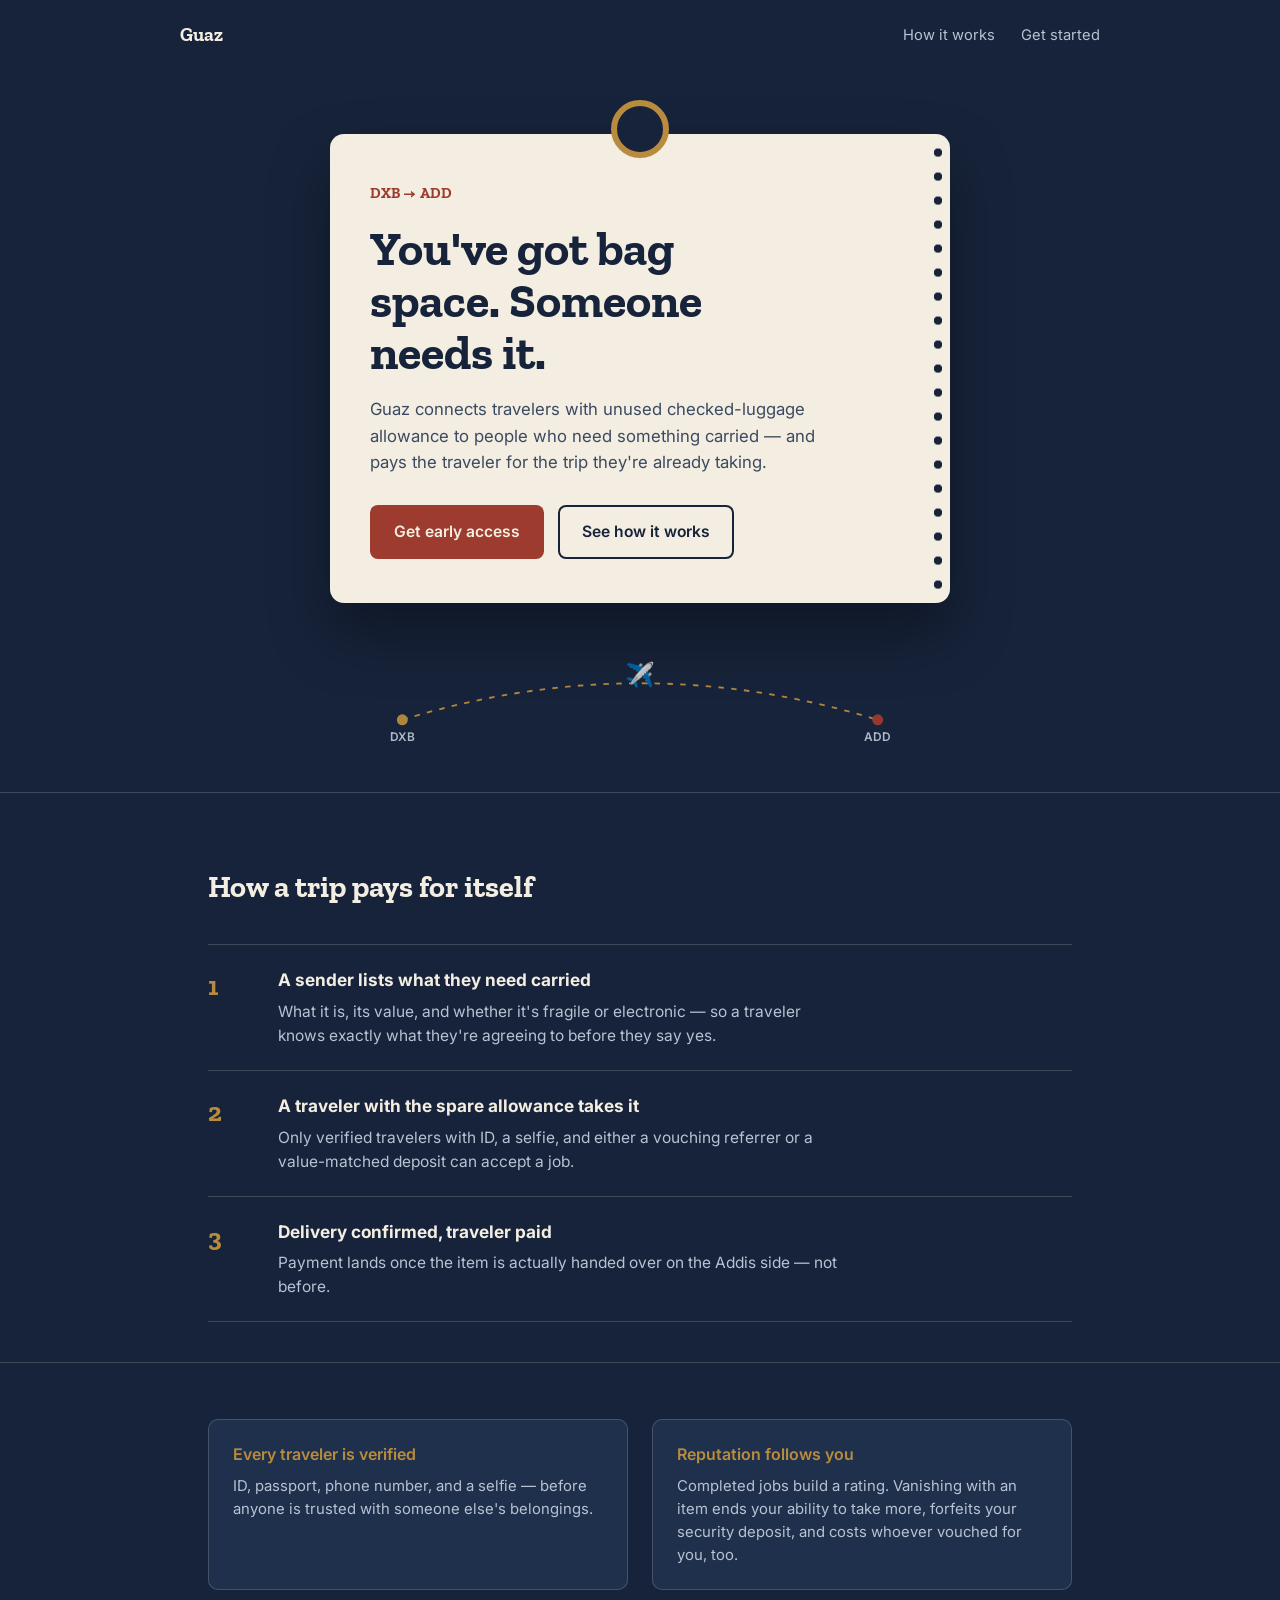
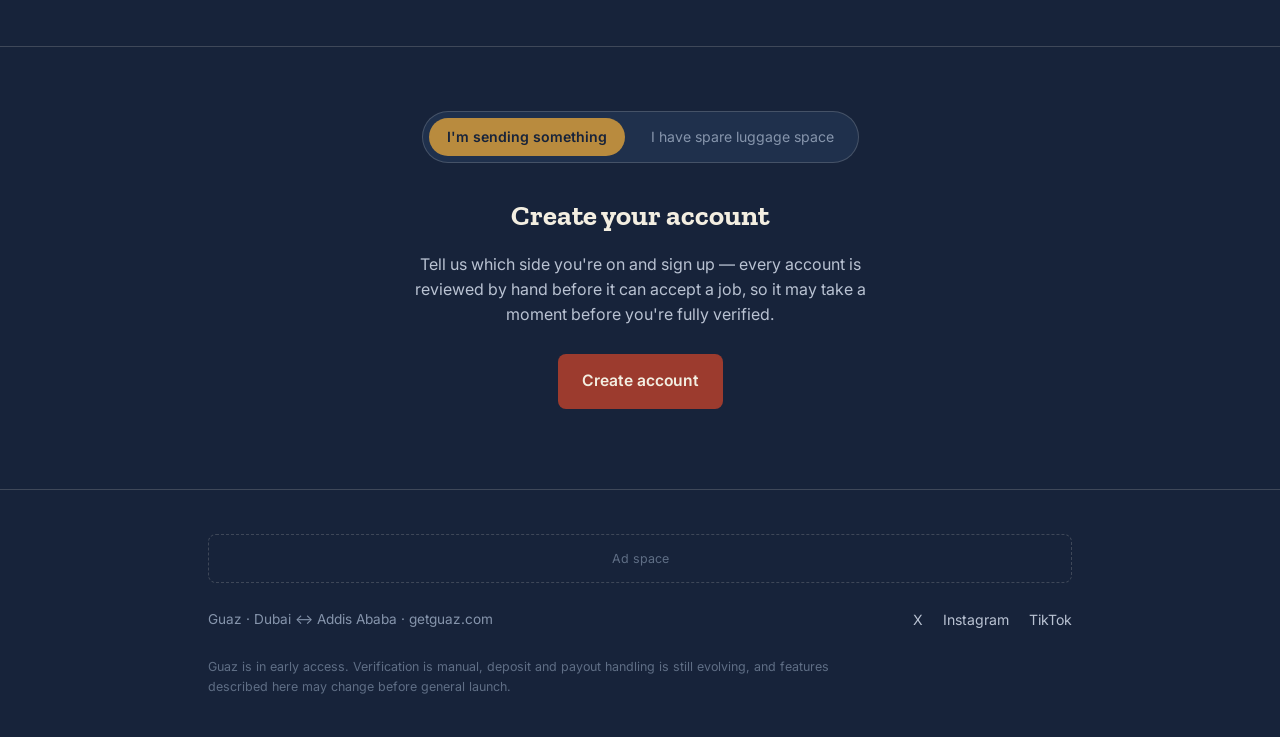
<file: index.html>
<!DOCTYPE html>
<html lang="en">
<head>
<meta charset="UTF-8">
<meta name="viewport" content="width=device-width, initial-scale=1, viewport-fit=cover">
<title>Guaz — carry for someone, get paid for it</title>
<style>
  @import url('https://fonts.googleapis.com/css2?family=Zilla+Slab:wght@500;700&family=Inter:wght@400;500;600&display=swap');

  :root{
    --navy:#17233A;
    --navy-2:#1F304C;
    --cream:#F3EEE1;
    --brass:#B98B3E;
    --red:#9C3B2E;
    --line: rgba(243,238,225,0.18);
  }
  *{box-sizing:border-box; margin:0; padding:0;}
  html{scroll-padding-top: env(safe-area-inset-top,0px);}
  body{
    background: var(--navy);
    color: var(--cream);
    font-family: 'Inter', sans-serif;
    padding-top: env(safe-area-inset-top,0px);
    padding-bottom: env(safe-area-inset-bottom,0px);
    line-height: 1.55;
  }
  h1,h2,.tag-route{ font-family:'Zilla Slab', serif; }
  .wrap{ max-width: 920px; margin:0 auto; padding: 0 28px; }

  /* HERO — luggage tag */
  header.hero{ padding: 64px 0 40px; }
  .tag{
    background: var(--cream);
    color: var(--navy);
    border-radius: 14px;
    position: relative;
    padding: 48px 40px 44px;
    max-width: 620px;
    margin: 0 auto;
    box-shadow: 0 30px 60px rgba(0,0,0,0.35);
  }
  .tag::before{ /* string loop */
    content:"";
    position:absolute;
    top:-34px; left:50%;
    transform: translateX(-50%);
    width:46px; height:46px;
    border: 6px solid var(--brass);
    border-radius:50%;
    background: var(--navy);
  }
  .tag::after{ /* punch hole */
    content:"";
    position:absolute;
    top:-14px; left:50%;
    transform: translateX(-50%);
    width:14px; height:14px;
    border-radius:50%;
    background: var(--navy);
  }
  .perf{
    position:absolute; top:0; bottom:0; right:-1px;
    width:26px;
    background-image: radial-gradient(circle, var(--navy) 4px, transparent 4.5px);
    background-size: 26px 24px;
    background-position: center;
  }
  .tag-route{
    font-size: 15px;
    letter-spacing: 0.04em;
    color: var(--red);
    font-weight: 700;
    margin-bottom: 18px;
  }
  .tag h1{
    font-size: clamp(2.1rem, 5vw, 3rem);
    font-weight: 700;
    line-height: 1.08;
    max-width: 15ch;
  }
  .tag p.sub{
    margin-top: 18px;
    font-size: 1.05rem;
    max-width: 42ch;
    color: #3B4A61;
  }
  .cta-row{
    display:flex; gap:14px; flex-wrap:wrap;
    margin-top: 30px;
  }
  .btn{
    display:inline-block;
    padding: 13px 22px;
    border-radius: 8px;
    font-weight:600;
    font-size: 0.98rem;
    text-decoration:none;
    border: 2px solid transparent;
  }
  .btn-primary{ background: var(--red); color: var(--cream); }
  .btn-secondary{ background:transparent; border-color: var(--navy); color: var(--navy); }
  .hero-note{
    text-align:center;
    max-width: 480px;
    margin: 26px auto 0;
    font-size: 0.92rem;
    color: #B9C2D2;
  }

  /* HOW IT WORKS */
  section.steps{ padding: 70px 0 40px; border-top: 1px solid var(--line); }
  section.steps h2{ font-size: 1.9rem; margin-bottom: 34px; max-width: 20ch; }
  .step-list{ display:flex; flex-direction:column; gap: 0; }
  .step{
    display:grid;
    grid-template-columns: 52px 1fr;
    gap: 18px;
    padding: 22px 0;
    border-top: 1px solid var(--line);
  }
  .step:last-child{ border-bottom: 1px solid var(--line); }
  .step .num{
    font-family:'Zilla Slab', serif;
    font-size: 1.6rem;
    color: var(--brass);
    font-weight:700;
  }
  .step h3{ font-size: 1.08rem; margin-bottom: 6px; }
  .step p{ color:#B9C2D2; font-size: 0.97rem; max-width: 56ch; }

  /* TRUST */
  section.trust{ padding: 56px 0; border-top: 1px solid var(--line); }
  .trust-grid{
    display:grid; grid-template-columns: 1fr 1fr; gap: 24px;
  }
  .trust-card{
    background: var(--navy-2);
    border: 1px solid var(--line);
    border-radius: 10px;
    padding: 22px 24px;
  }
  .trust-card h3{ font-size:1rem; margin-bottom:8px; color: var(--brass); font-family: 'Inter', sans-serif; font-weight:600; }
  .trust-card p{ font-size:0.93rem; color:#B9C2D2; }

  /* WAITLIST */
  section.join{
    padding: 64px 0 80px;
    border-top: 1px solid var(--line);
    text-align:center;
  }
  section.join h2{ font-size:1.8rem; max-width: 22ch; margin: 0 auto 14px; }
  section.join p{ color:#B9C2D2; max-width:48ch; margin:0 auto 28px; }
  .route-toggle{
    display:inline-flex; gap:8px; margin-bottom: 30px;
    background: var(--navy-2);
    padding: 6px; border-radius: 999px;
    border: 1px solid var(--line);
  }
  .route-toggle span{
    padding: 8px 18px; border-radius: 999px; font-size: 0.88rem; color:#8695AC;
    cursor: pointer; user-select: none; transition: background 0.15s, color 0.15s;
  }
  .route-toggle span:hover{ color: var(--cream); }
  .route-toggle span.active{ background: var(--brass); color: var(--navy); font-weight:600; }

  /* FLIGHT PATH */
  .flight-path{ max-width: 640px; margin: 30px auto 0; opacity: 0.95; }
  .flight-path svg{ width: 100%; height: auto; display:block; }

  .site-nav{
    display:flex; align-items:center; justify-content:space-between;
    padding: 20px 0;
  }
  .site-nav .brand{ font-family:'Zilla Slab', serif; font-weight:700; font-size:1.2rem; color: var(--cream); }
  .site-nav a{ color:#B9C2D2; text-decoration:none; font-size:0.92rem; margin-left:22px; }
  .site-nav a:hover{ color: var(--cream); }

  footer.site-footer{
    padding: 44px 0 40px;
    border-top: 1px solid var(--line);
    color:#8695AC;
    font-size: 0.85rem;
  }
  .footer-grid{
    display:flex; justify-content:space-between; flex-wrap:wrap; gap:24px;
    margin-bottom: 26px;
  }
  .footer-social a{ color:#B9C2D2; text-decoration:none; margin-left:16px; font-size:0.88rem; }
  .footer-social a:first-child{ margin-left:0; }
  .footer-social a:hover{ color: var(--cream); }
  .ad-slot{
    border: 1px dashed var(--line);
    border-radius: 8px;
    padding: 14px;
    text-align:center;
    font-size: 0.78rem;
    color:#5F6E85;
    margin-bottom: 26px;
  }
  .footer-disclaimer{
    font-size: 0.78rem;
    color:#5F6E85;
    max-width: 640px;
    line-height:1.6;
  }

  @media (max-width: 620px){
    .trust-grid{ grid-template-columns: 1fr; }
    .tag{ padding: 40px 24px 36px; }
  }
</style>
</head>
<body>

<nav class="site-nav wrap">
  <span class="brand">Guaz</span>
  <div>
    <a href="#how">How it works</a>
    <a href="#join">Get started</a>
  </div>
</nav>

<header class="hero">
  <div class="wrap">
    <div class="tag">
      <div class="perf"></div>
      <div class="tag-route">DXB &rarr; ADD</div>
      <h1>You've got bag space. Someone needs it.</h1>
      <p class="sub">Guaz connects travelers with unused checked-luggage allowance to people who need something carried — and pays the traveler for the trip they're already taking.</p>
      <div class="cta-row">
        <a class="btn btn-primary" href="https://getguaz.com/app/">Get early access</a>
        <a class="btn btn-secondary" href="#how">See how it works</a>
      </div>
    </div>
    <div class="flight-path" aria-hidden="true">
      <svg viewBox="0 0 700 130" xmlns="http://www.w3.org/2000/svg">
        <path d="M90,95 Q350,15 610,95" fill="none" stroke="var(--brass)" stroke-width="2" stroke-dasharray="6 8"/>
        <circle cx="90" cy="95" r="6" fill="var(--brass)"/>
        <circle cx="610" cy="95" r="6" fill="var(--red)"/>
        <text x="90" y="118" text-anchor="middle" font-size="13" fill="#B9C2D2" font-family="Inter, sans-serif" font-weight="600">DXB</text>
        <text x="610" y="118" text-anchor="middle" font-size="13" fill="#B9C2D2" font-family="Inter, sans-serif" font-weight="600">ADD</text>
        <text x="350" y="55" text-anchor="middle" font-size="26">&#9992;&#65039;</text>
      </svg>
    </div>
  </div>
</header>

<section class="steps" id="how">
  <div class="wrap">
    <h2>How a trip pays for itself</h2>
    <div class="step-list">
      <div class="step">
        <div class="num">1</div>
        <div>
          <h3>A sender lists what they need carried</h3>
          <p>What it is, its value, and whether it's fragile or electronic — so a traveler knows exactly what they're agreeing to before they say yes.</p>
        </div>
      </div>
      <div class="step">
        <div class="num">2</div>
        <div>
          <h3>A traveler with the spare allowance takes it</h3>
          <p>Only verified travelers with ID, a selfie, and either a vouching referrer or a value-matched deposit can accept a job.</p>
        </div>
      </div>
      <div class="step">
        <div class="num">3</div>
        <div>
          <h3>Delivery confirmed, traveler paid</h3>
          <p>Payment lands once the item is actually handed over on the Addis side — not before.</p>
        </div>
      </div>
    </div>
  </div>
</section>

<section class="trust">
  <div class="wrap">
    <div class="trust-grid">
      <div class="trust-card">
        <h3>Every traveler is verified</h3>
        <p>ID, passport, phone number, and a selfie — before anyone is trusted with someone else's belongings.</p>
      </div>
      <div class="trust-card">
        <h3>Reputation follows you</h3>
        <p>Completed jobs build a rating. Vanishing with an item ends your ability to take more, forfeits your security deposit, and costs whoever vouched for you, too.</p>
      </div>
    </div>
  </div>
</section>

<section class="join" id="join">
  <div class="wrap">
    <div class="route-toggle" role="group" aria-label="Which side are you on">
      <span class="active" id="opt-sender" role="button" tabindex="0">I'm sending something</span>
      <span id="opt-traveler" role="button" tabindex="0">I have spare luggage space</span>
    </div>
    <h2>Create your account</h2>
    <p>Tell us which side you're on and sign up — every account is reviewed by hand before it can accept a job, so it may take a moment before you're fully verified.</p>
    <a class="btn btn-primary" id="waitlist-cta" href="https://getguaz.com/app/">Create account</a>
  </div>
</section>

<footer class="site-footer">
  <div class="wrap">
    <div class="ad-slot">Ad space</div>
    <div class="footer-grid">
      <span>Guaz &middot; Dubai &harr; Addis Ababa &middot; getguaz.com</span>
      <div class="footer-social">
        <a href="#">X</a>
        <a href="#">Instagram</a>
        <a href="#">TikTok</a>
      </div>
    </div>
    <p class="footer-disclaimer">Guaz is in early access. Verification is manual, deposit and payout handling is still evolving, and features described here may change before general launch.</p>
  </div>
</footer>

<script>
(function(){
  var senderBtn = document.getElementById('opt-sender');
  var travelerBtn = document.getElementById('opt-traveler');
  function setRole(role){
    if(role === 'sender'){
      senderBtn.classList.add('active'); travelerBtn.classList.remove('active');
    } else {
      travelerBtn.classList.add('active'); senderBtn.classList.remove('active');
    }
  }
  senderBtn.addEventListener('click', function(){ setRole('sender'); });
  travelerBtn.addEventListener('click', function(){ setRole('traveler'); });
  [senderBtn, travelerBtn].forEach(function(el, i){
    el.addEventListener('keydown', function(e){
      if(e.key === 'Enter' || e.key === ' '){ e.preventDefault(); setRole(i === 0 ? 'sender' : 'traveler'); }
    });
  });
})();
</script>

</body>
</html>
</file>
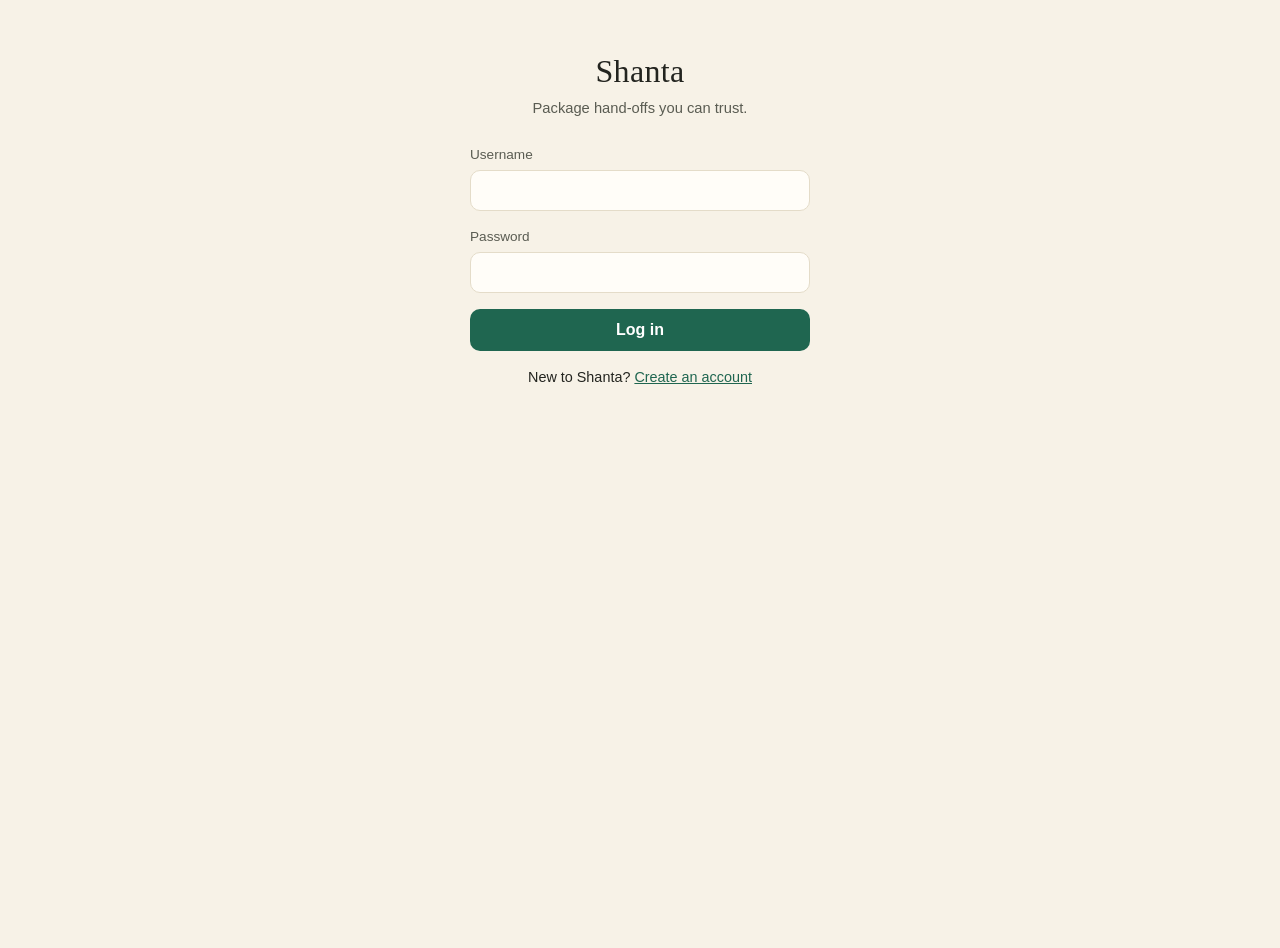
<file: app/index.html>
<!doctype html>
<html lang="en">
  <head>
    <meta charset="UTF-8" />
    <link rel="icon" type="image/png" sizes="32x32" href="./favicon-32x32.png" />
    <link rel="icon" type="image/png" sizes="16x16" href="./favicon-16x16.png" />
    <link rel="apple-touch-icon" href="./apple-touch-icon.png" />
    <meta name="viewport" content="width=device-width, initial-scale=1.0, viewport-fit=cover" />
    <meta name="theme-color" content="#1f6650" />
    <meta name="description" content="Package hand-offs you can trust — UAE to Addis Ababa." />
    <meta name="mobile-web-app-capable" content="yes" />
    <meta name="apple-mobile-web-app-capable" content="yes" />
    <meta name="apple-mobile-web-app-status-bar-style" content="black-translucent" />
    <meta name="apple-mobile-web-app-title" content="Shanta" />
    <title>Shanta</title>
    <script type="module" crossorigin src="./assets/index-SJMNWZO2.js"></script>
    <link rel="stylesheet" crossorigin href="./assets/index-Bw3zOthS.css">
  <link rel="manifest" href="./manifest.webmanifest"><script id="vite-plugin-pwa:register-sw" src="./registerSW.js"></script></head>
  <body>
    <div id="root"></div>
  </body>
</html>
</file>
<file: app/assets/index-Bw3zOthS.css>
:root{--ink:#23241f;--ink-soft:#5a5c52;--paper:#f7f2e7;--surface:#fffdf8;--line:#e4dcc9;--teal:#1f6650;--teal-dark:#164a3a;--amber:#c97a2b;--amber-soft:#f3e0c4;--brick:#b23a34;--brick-soft:#f6dad8;--radius:10px;--font-display:Georgia, "Iowan Old Style", "Palatino Linotype", serif;--font-body:-apple-system, "Segoe UI", Roboto, "Helvetica Neue", Arial, sans-serif;--lightningcss-light:initial;--lightningcss-dark: ;color-scheme:light}*{box-sizing:border-box}html,body,#root{height:100%}body{background:var(--paper);color:var(--ink);font-family:var(--font-body);-webkit-font-smoothing:antialiased;margin:0;font-size:16px;line-height:1.45}h1,h2,h3{font-family:var(--font-display);margin:0 0 .4em;font-weight:600;line-height:1.15}h1{font-size:1.7rem}h2{font-size:1.3rem}h3{font-size:1.05rem}p{margin:0 0 .8em}a{color:var(--teal)}button,input,select,textarea{font-family:inherit;font-size:1rem}button:focus-visible,input:focus-visible,a:focus-visible,select:focus-visible{outline:2px solid var(--teal);outline-offset:2px}@media (prefers-reduced-motion:reduce){*{transition-duration:.001ms!important;animation-duration:.001ms!important}}.btn{border-radius:var(--radius);background:var(--teal);color:#fff;cursor:pointer;border:1px solid #0000;justify-content:center;align-items:center;gap:.4em;width:100%;padding:.7em 1.1em;font-weight:600;transition:background-color .15s;display:inline-flex}.btn:hover{background:var(--teal-dark)}.btn:disabled{background:var(--line);color:var(--ink-soft);cursor:not-allowed}.btn.secondary{border-color:var(--line);color:var(--ink);background:0 0}.btn.secondary:hover{background:var(--surface)}.btn.danger{background:var(--brick)}.btn.danger:hover{background:#8f2d28}.field{flex-direction:column;gap:.35em;margin-bottom:1em;display:flex}.field label{color:var(--ink-soft);font-size:.85rem}.field input{border:1px solid var(--line);border-radius:var(--radius);background:var(--surface);color:var(--ink);padding:.65em .8em}.card{background:var(--surface);border:1px solid var(--line);border-radius:var(--radius);padding:1rem}.error-banner{background:var(--brick-soft);color:var(--brick);border-radius:var(--radius);margin-bottom:1em;padding:.7em .9em;font-size:.9rem}.pill{border-radius:999px;padding:.25em .7em;font-size:.78rem;font-weight:600;display:inline-block}.pill.status-accepted,.pill.status-picked_up,.pill.status-in_transit{background:var(--amber-soft);color:var(--amber)}.pill.status-delivered{color:var(--teal-dark);background:#dcefe7}.pill.status-unreachable_reported,.pill.status-warning_issued{background:var(--brick-soft);color:var(--brick)}.pill.status-non_delivery_confirmed{background:var(--ink);color:#fff}.empty-state{text-align:center;color:var(--ink-soft);padding:2.5rem 1rem}.shell{background:var(--paper);flex-direction:column;max-width:480px;min-height:100%;margin:0 auto;display:flex}.topbar{justify-content:space-between;align-items:center;padding:.9rem 1rem .6rem;display:flex}.wordmark{font-family:var(--font-display);letter-spacing:.01em;font-size:1.35rem}.role-toggle{background:var(--surface);border:1px solid var(--line);border-radius:999px;padding:3px;display:inline-flex}.role-toggle button{color:var(--ink-soft);cursor:pointer;background:0 0;border:none;border-radius:999px;padding:.4em .9em;font-size:.85rem;font-weight:600}.role-toggle button.active{background:var(--teal);color:#fff}.screen{flex:1;padding:.5rem 1rem 1.5rem;overflow-y:auto}.tabbar{border-top:1px solid var(--line);background:var(--surface);padding-bottom:env(safe-area-inset-bottom,0);display:flex}.tabbar a{text-align:center;color:var(--ink-soft);flex:1;padding:.7em 0 .6em;font-size:.75rem;font-weight:600;text-decoration:none}.tabbar a.active{color:var(--teal-dark)}.tabbar .tab-icon{margin-bottom:.15em;font-size:1.15rem;display:block}.auth-screen{max-width:380px;margin:3rem auto;padding:0 1.25rem}.auth-screen .wordmark{text-align:center;margin-bottom:.1em;font-size:2rem;display:block}.auth-tagline{text-align:center;color:var(--ink-soft);margin-bottom:1.6rem;font-size:.92rem}.auth-switch{text-align:center;margin-top:1rem;font-size:.9rem}.ticket{background:var(--surface);border:1px solid var(--line);border-radius:var(--radius);color:var(--ink);margin-bottom:.85rem;text-decoration:none;display:flex;overflow:hidden}.ticket-main{flex:1;min-width:0;padding:.85rem .9rem}.ticket-route{font-family:var(--font-display);white-space:nowrap;text-overflow:ellipsis;margin-bottom:.25em;font-size:1.02rem;overflow:hidden}.ticket-meta{color:var(--ink-soft);font-size:.82rem}.ticket-stub{border-left:1px dashed var(--line);text-align:center;background:repeating-linear-gradient(var(--surface), var(--surface) 5px, transparent 5px, transparent 10px);flex-shrink:0;justify-content:center;align-items:center;width:84px;padding:.5rem;display:flex}.section-heading{justify-content:space-between;align-items:baseline;margin-top:1.4rem;margin-bottom:.6rem;display:flex}.section-heading h2{margin:0}.avail-row{justify-content:space-between;align-items:center;gap:1rem;display:flex}.switch{flex-shrink:0;width:46px;height:26px;display:inline-block;position:relative}.switch input{opacity:0;width:0;height:0}.switch-track{background:var(--line);cursor:pointer;border-radius:999px;transition:background-color .15s;position:absolute;inset:0}.switch-track:before{content:"";background:#fff;border-radius:50%;width:20px;height:20px;transition:transform .15s;position:absolute;top:3px;left:3px}.switch input:checked+.switch-track{background:var(--teal)}.switch input:checked+.switch-track:before{transform:translate(20px)}.reveal-row{border-bottom:1px solid var(--line);align-items:center;gap:.7rem;padding:.7rem 0;display:flex}.reveal-row:last-child{border-bottom:none}.avatar{background:var(--amber-soft);width:42px;height:42px;color:var(--amber);border-radius:50%;flex-shrink:0;justify-content:center;align-items:center;font-weight:700;display:flex;overflow:hidden}.avatar img{object-fit:cover;width:100%;height:100%}.reveal-info{flex:1;min-width:0}.reveal-actions{gap:.4rem;display:flex}.reveal-actions .btn{width:auto;padding:.45em .8em;font-size:.85rem}.gated-banner{background:var(--amber-soft);color:#7a4a13;border-radius:var(--radius);margin-bottom:1rem;padding:.8em .9em;font-size:.88rem}.bad-actor-card{border-bottom:1px solid var(--line);align-items:center;gap:.8rem;padding:.7rem 0;display:flex}.bad-actor-card:last-child{border-bottom:none}.trip-detail-header{text-align:center;padding:1rem 0}.trip-detail-header .pill{margin-top:.4rem}.timeline{margin:0 0 1.2rem;padding:0;list-style:none}.timeline li{border-left:2px solid var(--line);color:var(--ink-soft);padding:.5rem 0 .5rem 1.2rem;font-size:.88rem;position:relative}.timeline li:before{content:"";background:var(--line);border-radius:50%;width:8px;height:8px;position:absolute;top:.65rem;left:-5px}.timeline li.done{color:var(--ink)}.timeline li.done:before{background:var(--teal)}.timeline li.bad:before{background:var(--brick)}.timeline li.bad{color:var(--brick)}.action-stack{flex-direction:column;gap:.6rem;margin-top:1.2rem;display:flex}.photo-list{flex-wrap:wrap;gap:.5rem;margin-bottom:.8rem;display:flex}.photo-list img{object-fit:cover;border:1px solid var(--line);border-radius:8px;width:64px;height:64px}
</file>
